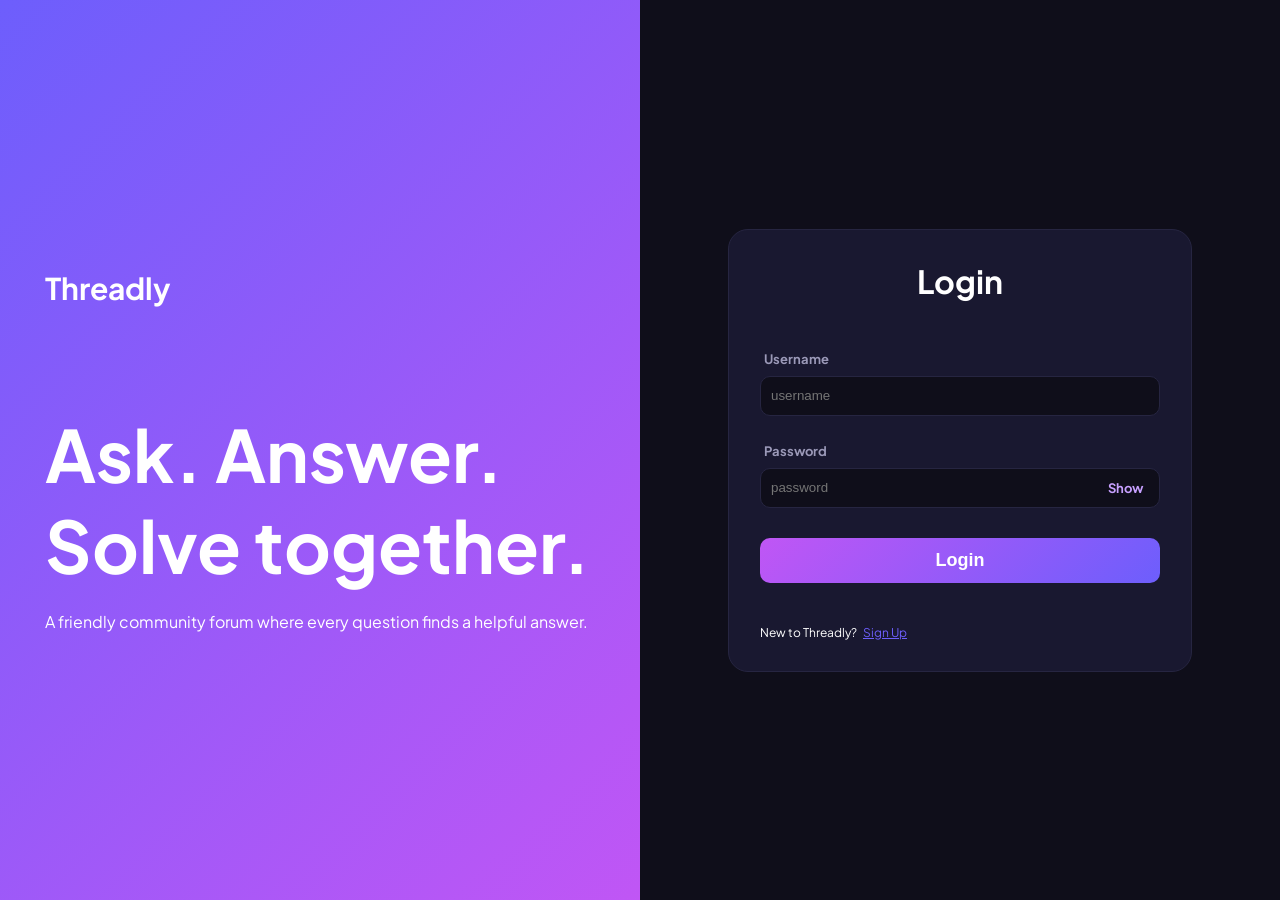
<file: index.html>
<html>
    <head>
        <title>Threadly Login</title>
        <link href="https://fonts.googleapis.com/css2?family=Plus+Jakarta+Sans:wght@400;500;600;700;800&display=swap" rel="stylesheet">
        <link rel="stylesheet" type="text/css" href="css/styles.css?v=2">
        <script src="js/loginerrors.js" defer></script>
        <script src ="js/togglepassword.js"></script>
        <script src="js/validatelogin.js"></script>
    </head>

    <body>
        <form name="formLogin" action="checkcredentials.php" method="post">
            <table id="layout">
                <tr>
                    <td class="login-info">
                        <table>
                            <tr>
                                <td class="name">Threadly</td>
                            </tr>
                            <tr>
                                <td class="motto">
                                    Ask. Answer.<br>
                                    Solve together.
                                </td>
                            </tr>
                            <tr>
                                <td id="description">
                                    A friendly community forum where every
                                    question finds a helpful answer.
                                </td>
                            </tr>
                        </table>
                    </td>

                    <td class="login-details-background">
                        <table class="login-details">
                            <tr>
                                <td class="login-title">Login</td>
                            </tr>

                            <tr>
                                <td class="input-names">Username</td>
                            </tr>
                            <tr>
                                <td class="input-cells">
                                    <input type="text" name="username" placeholder="username" class="textbox">
                                </td>
                            </tr>
                            <tr>
                                <td>
                                    <p id="errorUsername" class="error"></p>
                                </td>
                            </tr>

                            <tr>
                                <td class="input-names">Password</td>
                            </tr>
                            <tr>
                                <td class="input-cells">
                                    <div class="password-container">
                                        <input type="password" name="password" id="password" placeholder="password" class="textbox">
                                        <input type="button" id="passwordToggleButton" class="password-toggle" onclick="togglePassword()" value="Show">
                                    </div>
                                </td>
                            </tr>
                            <tr>
                                <td>
                                    <p id="errorPassword" class="error"></p>
                                </td>
                            </tr>

                            <tr>
                                <td>
                                    <p id="loginError" class="error"></p>
                                </td>
                            </tr>

                            <tr>
                                <td>
                                    <input type="submit" value="Login" class="login-button">
                                </td>
                            </tr>

                            <tr>
                                <td class="switch-login">
                                    New to Threadly?&nbsp;&nbsp;
                                    <a href="signup.html" class="switch-link">Sign Up</a>
                                </td>
                            </tr>
                        </table>
                    </td>
                </tr>
            </table>
        </form>
    </body>
</html>
</file>
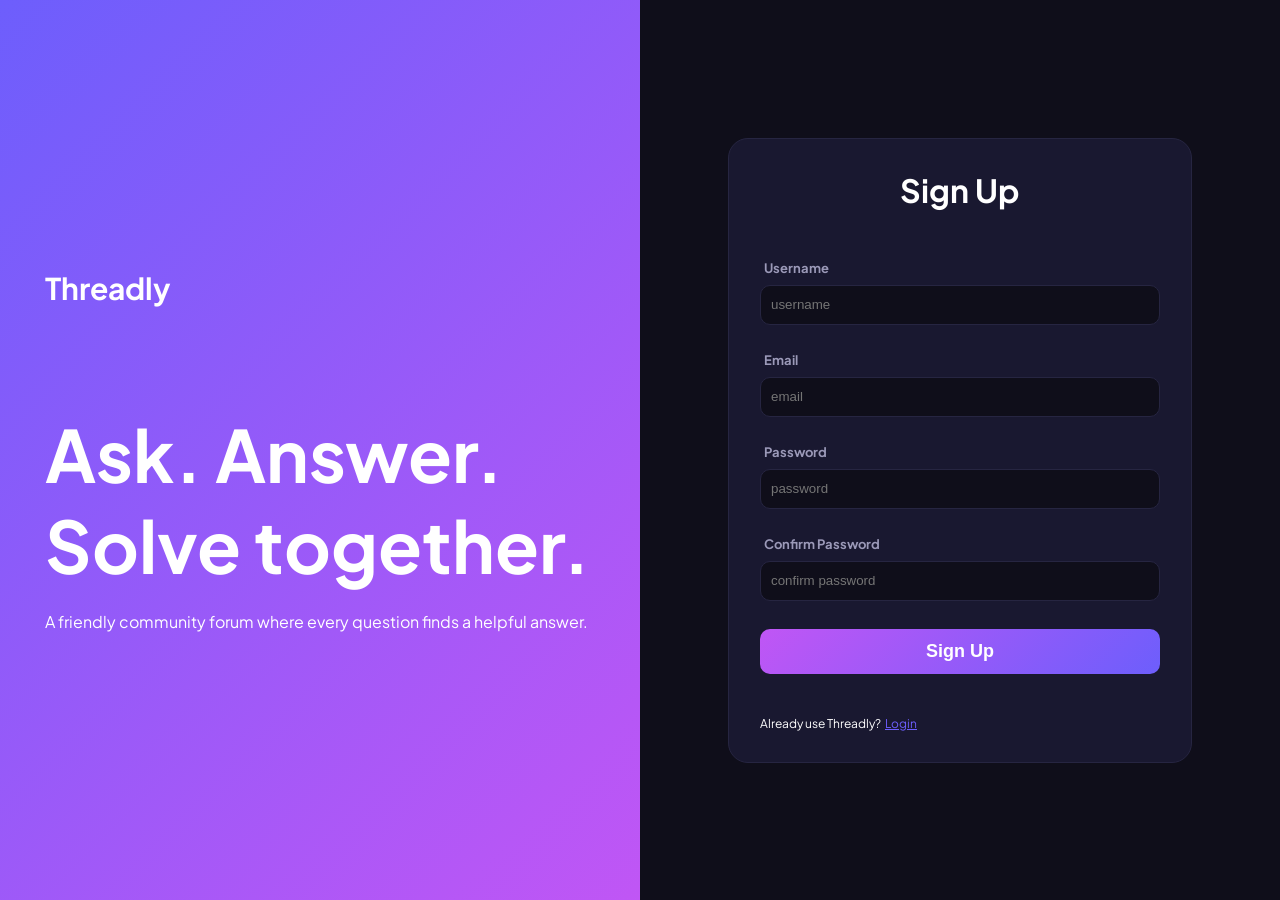
<file: signup.html>
<html>
    <head>
        <title>Threadly Sign Up</title>
        <link href="https://fonts.googleapis.com/css2?family=Plus+Jakarta+Sans:wght@400;500;600;700;800&display=swap" rel="stylesheet">
        <link rel = "stylesheet" type = "text/css" href = "css/styles.css">
        <script type = "text/javascript" src = "js/registererrors.js" defer></script>
        <script type = "text/javascript" src = "js/validatesignup.js"></script>
        <script type = "text/javascript" src = "js/togglepassword.js"></script>
    </head>
    <body>
        <form name = "formSignUp" action = "register.php" method = "post">
            <table id = "layout">
                <tr>
                    <td class = "login-info">
                        <table>
                            <tr>
                                <td class = "name">Threadly</td>
                            </tr>
                            <tr>
                                <td class = "motto">Ask. Answer. <br>Solve together.</td>
                            </tr>
                            <tr>
                                <td id = "description">A friendly community forum where every question finds a helpful answer.</td>
                            </tr>
                        </table>
                    </td>
                
                    <td class = "login-details-background">
                        <table class = "login-details">
                            <tr>
                                <td class = "login-title">Sign Up</td>
                            </tr>
                            <tr>
                                <td class = "input-names">Username</td>
                            </tr>
                            <tr>
                                <td class = "input-cells"><input type = "text" placeholder = "username" name = "username" class = "textbox"></td>
                            </tr>
                            <tr>
                                <td><p id = "errorUsername" class = "error"></p></td>
                            </tr>
                            <tr>
                                <td class = "input-names">Email</td>
                            </tr>
                            <tr>
                                <td class = "input-cells"><input type = "text" placeholder = "email" name = "email" class = "textbox"></td>
                            </tr>
                             <tr>
                                <td><p id = "errorEmail" class = "error"></p></td>
                            </tr>
                            <tr>
                                <td class = "input-names">Password</td>
                            </tr>
                            <tr>
                                <td class = "input-cells">
                                    <div class="password-container">
                                        <input type = "password" placeholder = "password" name = "password" id="password" class = "textbox">
                                    </div>
                                    
                                </td>
                            </tr>
                             <tr>
                                <td><p id = "errorPassword" class = "error"></p></td>
                            </tr>
                            <tr>
                                <td class = "input-names">Confirm Password</td>
                            </tr>
                            <tr>
                                <td class = "input-cells">
                                    <div class="password-container">
                                        <input type = "password" placeholder = "confirm password" name = "confirmPassword" class = "textbox">
                                    </div>
                                </td>
                            </tr>
                             <tr>
                                <td><p id = "errorConfirmPassword" class = "error"></p></td>
                            </tr>
                            <tr>
                                <td><input type = "submit" value = "Sign Up" class = "login-button"></td>
                            </tr>
                            
        
                            <tr>
                                <td class = "switch-login">Already use Threadly?&nbsp;&nbsp;<a href = "index.html" class = "switch-link">Login</a></td>
                            </tr>
                        </table>
                    </td>
                </tr>
            </table>
        </form>
    </body>

</html>
</file>
<file: css/styles.css>
#layout
{
    padding: 0;
    height: 100%;
    width: 100%;
}

.login-info
{
    background: linear-gradient(135deg, #6d5efc, #c056f5);
    width: 50%;
    padding-left: 15px;
    padding-right: 15px;
}

.login-details-background
{
    background-color: #0f0e1a;
    width: 50%;
}

.login-details
{
    height: 410px;
    width: 410px;
    border-radius: 20px;
    border: 1.5px solid #262541;
    color: white;
    margin: auto;
    background-color: #191830;
    padding: 30px;
}

.login-title
{
    text-align: center;
    font-size: 32px;
    font-weight: bold;
    padding-bottom: 30px;
}

.input-names
{
    height: 0;
    font-size: 13px;
    font-weight: bold;
    color: #9b99b8;
    padding-left: 5px;
    padding-top: 20px;
}

.input-cells
{
    height: 0;
    padding-bottom: 5px;
    padding-top: 8px;
}

.textbox,
textarea
{
    width: 400px;
    height: 40px;
    border-radius: 10px;
    border: 1px solid #262541;
    padding: 10px;
    background-color: #0f0e1a;
    color: white;
}

.textbox:focus /* When the textbox is clicked */
{
    outline: 2px solid #6d5efc;
}

.login-button
{
    background: linear-gradient(135deg, #c056f5, #6d5efc);
    width: 400px;
    height: 45px;
    border-radius: 10px;
    border: none;
    margin-bottom: 40px;
    margin-top: 20px;
    color: white;
    font-size: 18px;
    font-weight: bold;
}

.login-button:hover
{
    background: linear-gradient(135deg, #6d5efc, #c056f5);
}

.switch-login
{
    font-size: 12px;
}

.switch-link
{
    color: #6d5efc;
}

.name
{
    padding-left: 30px;
    padding-bottom: 100px;
    font-size: 30px;
    font-weight: bold;
    color: white;
}

.motto
{
    color: white;
    font-weight: bold;
    font-size: 72px;
    padding-bottom: 20px;
    padding-left: 30px;
}

#description
{
    font-size: 16px;
    color: white;
    padding-left: 30px;
}

body
{
    margin: auto;
    padding: 0;
    height: 100%;
    width: 100%;
    font-family: "Plus Jakarta Sans", Arial, sans-serif;
}

table
{
    border-spacing: 0;
}

.error
{
    font-size: 12px;
    margin-left: 8px;
    color: red;
}

.threadly-title
{
    background: linear-gradient(135deg, #6d5efc, #c056f5);
    background-clip: text;
    color: transparent;
    font-weight: 800;
    font-size: 24px;
    padding-left: 15px;
    width: 20px;
}

.home-body
{
    background-color: #0f0e1a;
    font-family: "Plus Jakarta Sans", Arial, sans-serif;
    margin: auto;
    padding: 0;
    height: 100%;
    width: 100%;
    color: white;
    overflow: hidden;
}

#username
{
    color: white;
    font-weight: bold;
    padding-right: 20px;
    text-align: right;
}

#logout-button
{
    width: 80px;
    height: 30px;
    border-radius: 10px;
    border: 1px solid red;
    color: red;
    background-color: transparent;
    font-size: 14px;
    font-weight: bold;
    margin: auto;
    margin-top: 15px;
}

#logout-button:hover
{
    color: #0f0e1a;
    background-color: red;
}

#logout-button-background
{
    width: 100px;
    padding-right: 10px;
}

.password-container
{
    position: relative;
}

.password-container .textbox
{
    width: 100%;
    box-sizing: border-box;
    padding-right: 65px;
}

.password-toggle
{
    position: absolute;
    right: 12px;
    top: 50%;
    transform: translateY(-50%);
    background: transparent;
    border: none;
    padding: 5px;
    color: #c7a0ff;
    font-family: inherit;
    font-size: 13px;
    font-weight: bold;
    cursor: pointer;
}

.password-toggle:hover
{
    color: white;
}

#top-nav-bar
{
    height: 60px;
    background-color: #191830;
    border-spacing: 0;
}

#left-nav-bar
{
    /* Screen height minus the top bar and vertical margins */
    height: calc(100vh - 80px);
    width: 250px;
    background-color: #191830;
    color: white;
    border-spacing: 0;
    margin: 10px;
    border-radius: 20px;
    border: 1.5px solid #262541;
    vertical-align: top;
}

#input-area
{
    background-color: #302338;
    margin: auto;
    margin-top: 20px;
    margin-bottom: 20px;
    width: 100%;
    height: 100px;
    padding: 15px;
    border-radius: 20px;
    border: 1.5px solid #262541;
}

#content-area /* Scrolling area */
{
    height: calc(100vh - 60px);
    overflow-y: auto;
    overflow-x: hidden;
    padding-right: 20px;
    box-sizing: border-box;
    scrollbar-width: thin;
    scrollbar-color: #262541 transparent;
}

#title-textbox
{
    width: 500px;
    box-sizing: border-box;
    font-family: "Plus Jakarta Sans", Arial, sans-serif;
    margin-bottom: 10px;
}

#content-textbox
{
    width: 100%;
    height: 100px;
    padding-right: 15px;
    box-sizing: border-box;
    font-family: "Plus Jakarta Sans", Arial, sans-serif;
}

.post-button
{
    background: linear-gradient(135deg, #c056f5, #6d5efc);
    width: 70px;
    height: 43.26px;
    border-radius: 10px;
    border: none;
    margin-bottom: 15px;
    margin-top: 20px;
    color: white;
    font-size: 18px;
    font-weight: bold;
}

.post-button:hover
{
    background: linear-gradient(135deg, #6d5efc, #c056f5);
}

.thread-card
{
    background-color: #191830;
    width: 100%;
    margin-bottom: 20px;
    padding: 15px;
    border-radius: 20px;
    border: 1.5px solid #262541;
    color: white;
}

.thread-card:hover
{
    border-color: #6d5efc;
}

.thread-content
{
    color: #9b99b8;
    padding-bottom: 15px;
    overflow-wrap: anywhere; /* Breaks very long words */
}

/* Keep the username level with the user image */
.thread-user
{
    font-size: 13px;
    font-weight: bold;
    color: #6d5efc;
    margin: 0;
    padding: 0 0 0 8px;
    line-height: 30px;
    text-align: left;
}

.user-image-thread-background
{
    width: 30px;
    vertical-align: middle;
}

.user-image-thread-background img
{
    display: block;
    width: 30px;
    height: 30px;
}

/* The username cell immediately after the image cell */
.user-image-thread-background + td
{
    vertical-align: middle;
}

.nav-button
{
    text-decoration: none;
    display: block;
    padding: 15px;
    margin-bottom: 10px;
    font-weight: bold;
    border-radius: 10px;
    color: #9b99b8;
}

.nav-button-active
{
    text-decoration: none;
    display: block;
    padding: 15px;
    margin-bottom: 10px;
    font-weight: bold;
    border-radius: 10px;
    background-color: #6d5efc;
    color: white;
}

.nav-button:hover
{
    background-color: #262541;
    color: white;
}

.search-bar
{
    background-color: #262541;
    margin-top : 15px;
    padding: 10px 12px 12px;
    border: none;
    outline: none;
    border-radius: 20px;
    width: 100%;
    color: white;
    font-size: 14px;
}

.search-bar:focus
{
    outline: 1px solid #6d5efc;
}

.search-button
{
    padding: 12px;
    border: none;
    border-radius: 50px;
    background: linear-gradient(135deg, #c056f5, #6d5efc);
    color: white;
    font-weight: 600;
    text-align: right;
    margin: 12px;
    margin-top: 0;
    margin-bottom: 0;
}

.search-button:hover
{
    background: linear-gradient(135deg, #6d5efc, #c056f5);
}

.search-button:active
{
    transform: scale(0.97);
}

.error-page
{
    background-color: #0f0e1a;
    font-family: "Plus Jakarta Sans", Arial, sans-serif;
    color: white;
    margin: 0;
}

.error-box
{
    width: 450px;
    margin: 150px auto;
    padding: 30px;
    text-align: center;
    background-color: #191830;
    border: 1.5px solid #262541;
    border-radius: 20px;
}

.error-title
{
    font-size: 28px;
    margin-bottom: 15px;
}

.error-description
{
    color: #9b99b8;
    line-height: 1.6;
    padding-bottom: 20px;
}

.error-button
{
    display: inline-block;
    width: 120px;
    margin: 10px 3px;
    border: 1px solid transparent;
    border-radius: 10px;
    color: white;
    font-size: 16px;
    font-weight: bold;
    text-align: center;
    text-decoration: none;
    line-height: 43px;
    cursor: pointer;
}

.error-home
{
    background: linear-gradient(135deg, #c056f5, #6d5efc);
}

.error-home:hover
{
    background: linear-gradient(135deg, #6d5efc, #c056f5);
}

.error-login
{
    background-color: #262541;
    border-color: #454363;
    color: #c7c5dc;
}

.error-login:hover
{
    background-color: #343250;
}

.reaction-button
{
    background-color: #262541;
    color: #9b99b8;
    border: 1px solid #454363;
    border-radius: 8px;
    padding: 5px;
    margin: 5px 3px;
    font-family: "Plus Jakarta Sans", Arial, sans-serif;
    font-size: 13px;
    font-weight: 600;
    cursor: pointer;
}

.reaction-button:hover
{
    background-color: #343250;
}

.reaction-button.reaction-like-selected
{
    background-color: #34264d;
    border-color: #a78bfa;
    color: #a78bfa;
}

.reaction-button.reaction-unlike-selected
{
    background-color: #423027;
    border-color: #f0a070;
    color: #f0a070;
}

.reaction-button.reaction-love-selected
{
    background-color: #45243b;
    border-color: #f472b6;
    color: #f472b6;
}

.thread-reations
{
    font-family: "Plus Jakarta Sans", Arial, sans-serif;
    color: #9b99b8;
    font-size: 12px;
}

.link
{
    text-decoration: none;
    color: inherit;
}
.thread-page-heading
{
    width: 100%;
    margin-top: 20px;
    margin-bottom: 20px;
}

.thread-back-link
{
    display: inline-block;
    color: #a78bfa;
    text-decoration: none;
    font-size: 14px;
    font-weight: 600;
    padding: 8px 12px;
    border: 1px solid #454363;
    border-radius: 8px;
    background-color: #262541;
}

.thread-back-link:hover
{
    background-color: #343250;
    border-color: #a78bfa;
    color: white;
}

.more-menu
{
    position: relative;
    float: right;
}
.more-button
{
    list-style: none;
    padding: 4px 12px;
    border-radius: 8px;
    color: #9b99b8;
    font-size: 24px;
    cursor: pointer;
}
.more-button::-webkit-details-marker
{
    display: none;
}
.more-button:hover
{
    background-color: #262541;
    color: white;
}
.more-menu-items
{
    position: absolute;
    right: 0;
    top: 100%;
    width: 150px;
    padding: 5px;
    background-color: #262541;
    border: 1px solid #454363;
    border-radius: 10px;
    z-index: 10;
}
.report-popup
{
    width: 400px;
    max-width: 90%;
    box-sizing: border-box;
    margin: auto;
    padding: 25px;
    background-color: #191830;
    color: white;
    border: 1px solid #454363;
    border-radius: 15px;
    font-family: "Plus Jakarta Sans", Arial, sans-serif;
}

.report-popup::backdrop
{
    background-color: rgba(0, 0, 0, 0.65);
}

.report-popup h3
{
    margin-top: 0;
}

.report-popup label
{
    color: #9b99b8;
    font-size: 13px;
}

#reportReason
{
    display: block;
    width: 100%;
    height: 100px;
    box-sizing: border-box;
    margin-top: 12px;
    font-family: inherit;
    resize: vertical;
}

.report-popup-buttons
{
    margin-top: 15px;
    text-align: right;
}

.report-menu-button
{
    width: 100%;
    padding: 10px;
    border: none;
    border-radius: 6px;
    background: transparent;
    color: red;
    font-family: inherit;
    font-size: 13px;
    text-align: left;
    cursor: pointer;
}

.report-menu-button:hover
{
    background-color: #45243b;
}
.report-submit-button
{
    background-color: #dc2626;
    color: white;
    border: 1px solid #dc2626;
    border-radius: 8px;
    padding: 8px 14px;
    margin: 5px 3px;
    font-family: inherit;
    font-size: 13px;
    font-weight: 600;
    cursor: pointer;
}
.report-submit-button:hover
{
    background-color: #b91c1c;
    border-color: #b91c1c;
}
.report-cancel-button
{
    background-color: #262541;
    color: #9b99b8;
    border: 1px solid #454363;
    border-radius: 8px;
    padding: 8px 14px;
    margin: 5px 3px;
    font-family: "Plus Jakarta Sans", Arial, sans-serif;
    font-size: 13px;
    font-weight: 600;
    cursor: pointer;
}
.report-cancel-button:hover
{
    background-color: #343250;
}
.reports-heading
{
    width: 100%;
    margin-top: 20px;
    margin-bottom: 20px;
}

.reports-heading h2
{
    margin-bottom: 8px;
}

.reports-heading p
{
    color: #9b99b8;
    font-size: 13px;
}

.report-filters
{
    padding-top: 10px;
}

.report-filter
{
    display: inline-block;
    padding: 8px 16px;
    margin: 4px 5px 4px 0;
    background-color: #262541;
    border: 1px solid #454363;
    border-radius: 8px;
    color: #9b99b8;
    text-decoration: none;
    font-size: 13px;
    font-weight: 600;
}

.report-filter:hover
{
    color: white;
    border-color: #a78bfa;
}

.report-filter-active
{
    background-color: #6d5efc;
    border-color: #6d5efc;
    color: white;
}

.report-card
{
    cursor: default;
}

.report-type,
.report-pending
{
    display: inline-block;
    padding: 5px 10px;
    border-radius: 6px;
    font-size: 12px;
    font-weight: 600;
}

.report-type
{
    background-color: #34264d;
    color: #a78bfa;
}

.report-pending
{
    margin-left: 5px;
    background-color: #423027;
    color: #f0a070;
}

.report-data
{
    padding-top: 10px;
    color: #9b99b8;
    font-size: 13px;
}

.report-data strong
{
    color: white;
}

.report-reason,
.reported-comment,
.reported-thread
{
    padding: 15px;
    margin-top: 12px;
    border-radius: 10px;
    overflow-wrap: anywhere;
}

.report-reason
{
    background-color: #302338;
    border: 1px solid #454363;
}

.reported-comment
{
    background-color: #262541;
    border-left: 3px solid #a78bfa;
}

.reported-thread
{
    background-color: #0f0e1a;
    border: 1px solid #262541;
}

.report-reason h4,
.reported-comment h4,
.reported-thread h4
{
    margin-top: 0;
    margin-bottom: 10px;
    color: #a78bfa;
    font-size: 13px;
}

.report-reason p,
.reported-comment p,
.reported-thread p
{
    color: #c7c5dc;
    line-height: 1.7;
    font-size: 14px;
}

.report-actions
{
    padding-top: 15px;
}

.report-actions form
{
    margin: 0;
}

.report-action
{
    padding: 8px 12px;
    margin: 4px 5px 4px 0;
    border: 1px solid transparent;
    border-radius: 8px;
    font-family: inherit;
    font-size: 12px;
    font-weight: 600;
    cursor: pointer;
}

.report-dismiss
{
    background-color: #262541;
    border-color: #454363;
    color: #c7c5dc;
}

.report-delete
{
    background-color: #3b2028;
    border-color: #f87171;
    color: #f87171;
}

.report-ban
{
    background-color: #423027;
    border-color: #f0a070;
    color: #f0a070;
}

.report-ban-delete
{
    background-color: #dc2626;
    color: white;
}

.report-action:hover
{
    filter: brightness(1.15);
}
.report-success
{
    padding: 12px;
    background-color: #17352b;
    border-radius: 8px;
    color: #86efac;
    font-size: 13px;
}
.report-empty
{
    padding: 25px;
    text-align: center;
    color: #9b99b8;
}
.admin-statistics
{
    width: 100%;
    table-layout: fixed;
    border-spacing: 10px;
    margin-top: 10px;
    margin-bottom: 10px;
}

.admin-statistics-cell
{
    width: 33.33%;
    padding: 0;
    vertical-align: top;
}

.admin-stat-card
{
    width: 100%;
    padding: 15px;
    background-color: #191830;
    border: 1px solid #262541;
    border-top: 3px solid #6d5efc;
    border-radius: 12px;
}

.admin-stat-label
{
    color: #c7c5dc;
    font-size: 13px;
    font-weight: bold;
}

.admin-stat-number
{
    color: #a78bfa;
    font-size: 28px;
    font-weight: 800;
    padding-top: 8px;
}



/* Settings Page */

.settings-container
{
    width: 100%;
    max-width: 650px;
    margin: 30px auto;
    padding-bottom: 30px;
}

.settings-container h2
{
    font-size: 26px;
    margin-bottom: 8px;
}

.settings-description
{
    color: #9b99b8;
    font-size: 13px;
    margin-bottom: 20px;
}

.settings-card
{
    background-color: #191830;
    border: 1.5px solid #262541;
    border-radius: 20px;
    padding: 25px;
    margin-bottom: 20px;
}

.settings-card h3
{
    margin-top: 0;
    margin-bottom: 8px;
    font-size: 18px;
}

.settings-label
{
    display: block;
    color: #9b99b8;
    font-size: 13px;
    font-weight: bold;
    margin-top: 18px;
    margin-bottom: 8px;
}

.settings-input
{
    display: block;
    width: 100%;
    height: 42px;
    box-sizing: border-box;
    border-radius: 10px;
    border: 1px solid #262541;
    padding: 10px;
    background-color: #0f0e1a;
    color: white;
    font-family: "Plus Jakarta Sans", Arial, sans-serif;
}

.settings-input:focus
{
    outline: 2px solid #6d5efc;
}

.settings-button
{
    width: 100%;
    height: 43px;
    border-radius: 10px;
    border: none;
    margin-top: 22px;
    background: linear-gradient(135deg, #c056f5, #6d5efc);
    color: white;
    font-family: "Plus Jakarta Sans", Arial, sans-serif;
    font-size: 14px;
    font-weight: bold;
    cursor: pointer;
}

.settings-button:hover
{
    background: linear-gradient(135deg, #6d5efc, #c056f5);
}

.settings-message
{
    padding: 12px;
    border-radius: 8px;
    font-size: 13px;
    margin-bottom: 20px;
}

.settings-success
{
    background-color: #17352b;
    color: #86efac;
}

.settings-error
{
    background-color: #45243b;
    color: #fca5a5;
}
</file>
